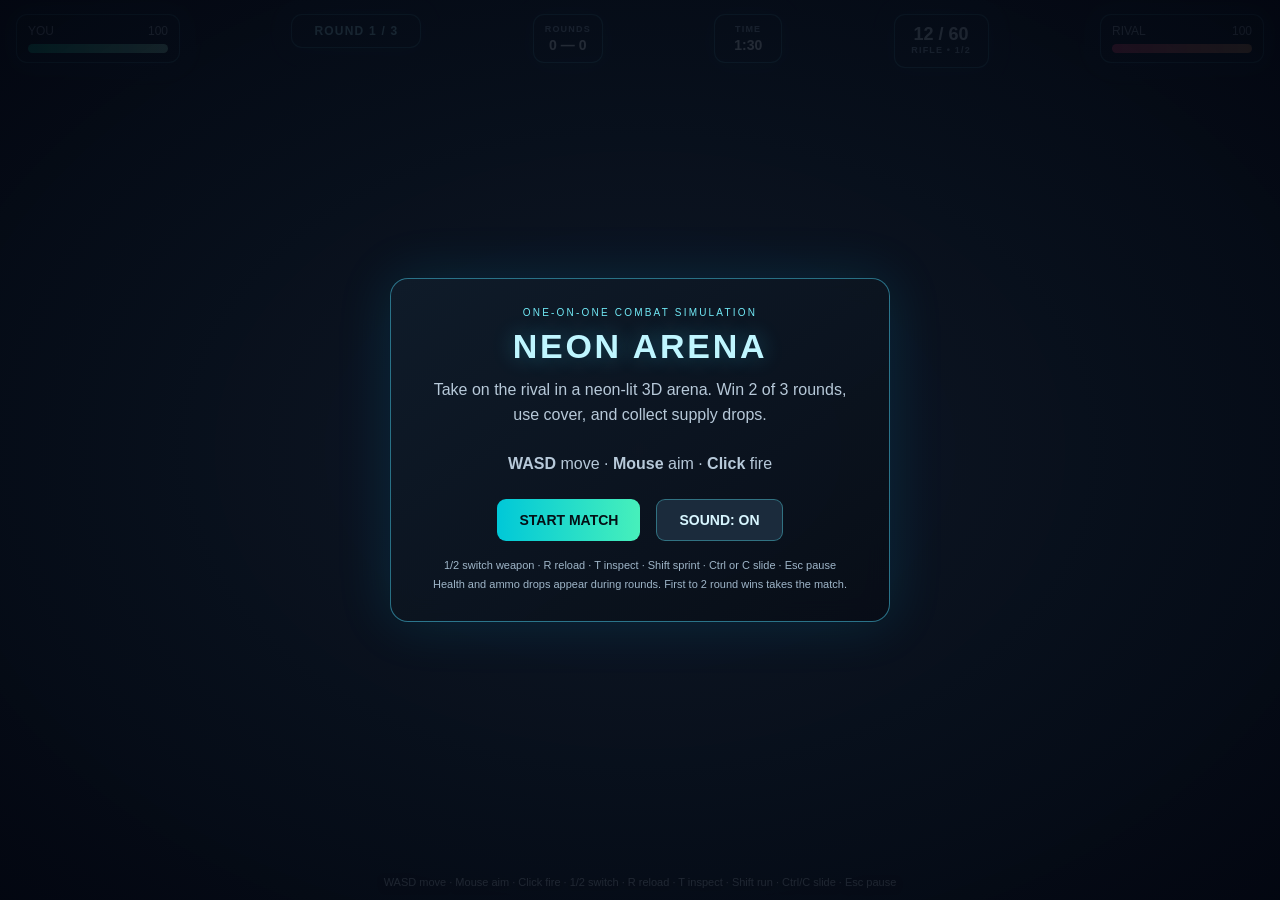
<file: index.html>
<!DOCTYPE html>
<html lang="en">
<head>
<meta charset="UTF-8"><meta name="viewport" content="width=device-width,initial-scale=1"><title>Neon Arena — 1v1</title>
<style>
:root{color-scheme:dark;font-family:Arial,Helvetica,sans-serif}*{box-sizing:border-box}html,body{width:100%;height:100%;margin:0;overflow:hidden;background:#070a13;color:#eff7ff}canvas{display:block}#hud{position:fixed;inset:14px 16px auto;display:flex;justify-content:space-between;align-items:flex-start;gap:7px;pointer-events:none;z-index:2}.panel{padding:9px 11px;border:1px solid #65eaff66;border-radius:11px;background:#08111bd9;box-shadow:0 0 24px #00c8ff20;backdrop-filter:blur(8px)}.health{min-width:150px}.label{display:flex;justify-content:space-between;font-size:12px;color:#c1d5e5;margin-bottom:6px}.bar{width:140px;height:9px;background:#182535;border-radius:9px;overflow:hidden}.fill{height:100%;width:100%;transition:width .15s;background:linear-gradient(90deg,#00d9a6,#a4ffdc)}#enemyFill{background:linear-gradient(90deg,#ff3f77,#ffae68)}#matchInfo{text-align:center;color:#a7efff;font-weight:bold;letter-spacing:.1em;font-size:12px;min-width:130px}#ammoBox{text-align:center;color:#e3f6ff;font-size:18px;font-weight:bold;min-width:95px}#ammoBox small,#scoreBox small,#timerBox small{display:block;color:#9bb2c6;font-size:9px;letter-spacing:.13em;margin-bottom:3px}#scoreBox,#timerBox{text-align:center;min-width:68px;color:#f5fbff;font-weight:bold;font-size:14px}#timerBox.urgent{color:#ff6277;animation:pulse .5s infinite alternate}@keyframes pulse{to{opacity:.55}}#help{position:fixed;bottom:12px;left:50%;transform:translateX(-50%);color:#e1edf7;font-size:11px;text-shadow:0 2px 6px #000;pointer-events:none;z-index:2;white-space:nowrap}#crosshair{--gap:5px;position:fixed;left:50%;top:50%;width:1px;height:1px;transform:translate(-50%,-50%);pointer-events:none;z-index:3;transition:filter .08s}#crosshair .line{position:absolute;background:#e8fdff;box-shadow:0 0 6px #00d9ff;border-radius:2px;transition:transform .09s,width .09s,height .09s}#crosshair .top,#crosshair .bottom{height:7px;width:2px;left:-1px}#crosshair .top{transform:translateY(calc(-1 * var(--gap) - 7px))}#crosshair .bottom{transform:translateY(var(--gap))}#crosshair .left,#crosshair .right{height:2px;width:7px;top:-1px}#crosshair .left{transform:translateX(calc(-1 * var(--gap) - 7px))}#crosshair .right{transform:translateX(var(--gap))}#crosshair .dot{width:2px;height:2px;left:-1px;top:-1px;background:#fff}#crosshair.hit{filter:drop-shadow(0 0 5px #7dffb2)}#crosshair.hit .line{background:#9dffbd;box-shadow:0 0 9px #57ff99}#hitmarker{position:fixed;left:50%;top:50%;width:27px;height:27px;transform:translate(-50%,-50%) scale(.6);opacity:0;pointer-events:none;z-index:4;transition:opacity .08s,transform .08s}#hitmarker i{position:absolute;left:12px;top:2px;width:2px;height:9px;background:#f3fff7;box-shadow:0 0 5px #5effa1;transform-origin:50% 12px}#hitmarker.show{opacity:1;transform:translate(-50%,-50%) scale(1)}#hitmarker.critical i{background:#ffe27a;box-shadow:0 0 8px #ff9a3d}#overlay{position:fixed;inset:0;display:grid;place-items:center;z-index:5;background:radial-gradient(ellipse at center,#101d2dcc,#030711ed)}#card{width:min(500px,calc(100vw - 28px));max-height:92vh;overflow:auto;padding:28px;text-align:center;border:1px solid #4ddfff77;border-radius:18px;background:linear-gradient(145deg,#101c2aee,#080d17f2);box-shadow:0 0 55px #05c9ff20;backdrop-filter:blur(12px)}h1{margin:0 0 8px;font-size:34px;letter-spacing:.08em;color:#bff6ff;text-shadow:0 0 22px #36dcff55}.menuTitle{font-size:10px;color:#70e8f5;letter-spacing:.22em;margin-bottom:9px}#message{color:#b7c9d9;line-height:1.55;margin:12px 0 22px}button{border:0;border-radius:9px;padding:12px 22px;background:linear-gradient(90deg,#00c8d8,#47f0bb);color:#041016;font-size:14px;font-weight:800;cursor:pointer}button:hover{filter:brightness(1.14)}.secondary{background:#1b2b3c;color:#d8f6ff;border:1px solid #53dcec66;margin-left:8px}.hidden{display:none!important}.settings{margin-top:15px;color:#9fb6c9;font-size:11px;line-height:1.7}.scoreline{font-size:23px;color:#bcf7ff;font-weight:bold;margin:10px 0}.statsGrid{display:grid;grid-template-columns:1fr 1fr;gap:8px;margin:17px 0}.stat{padding:10px;border:1px solid #54d9ea44;border-radius:9px;background:#0b1722}.stat b{display:block;color:#7ceeff;font-size:18px}.stat span{font-size:9px;letter-spacing:.12em;color:#a9bdcc}.menuActions{display:flex;justify-content:center;flex-wrap:wrap;gap:8px}@media(max-width:720px){#hud{inset:5px 4px auto;gap:3px}.panel{padding:6px}.health{min-width:0}.bar{width:clamp(42px,13vw,90px)}#matchInfo{min-width:65px;font-size:9px}#ammoBox{min-width:58px;font-size:14px}#scoreBox,#timerBox{min-width:47px;font-size:12px}#help{font-size:9px;white-space:normal;text-align:center;width:98%;bottom:5px}}
</style>
</head>
<body>
<div id="hud"><div class="panel health"><div class="label"><span>YOU</span><span id="playerText">100</span></div><div class="bar"><div id="playerFill" class="fill"></div></div></div><div class="panel" id="matchInfo">ROUND 1 / 3</div><div class="panel" id="scoreBox"><small>ROUNDS</small><span id="scoreText">0 — 0</span></div><div class="panel" id="timerBox"><small>TIME</small><span id="timerText">1:30</span></div><div class="panel" id="ammoBox"><span id="ammoText">12 / 60</span><small id="weaponState">RIFLE • 1/2</small></div><div class="panel health"><div class="label"><span>RIVAL</span><span id="enemyText">100</span></div><div class="bar"><div id="enemyFill" class="fill"></div></div></div></div>
<div id="crosshair"><i class="line top"></i><i class="line bottom"></i><i class="line left"></i><i class="line right"></i><i class="line dot"></i></div><div id="hitmarker"><i></i><i></i><i></i><i></i></div><div id="help">WASD move · Mouse aim · Click fire · 1/2 switch · R reload · T inspect · Shift run · Ctrl/C slide · Esc pause</div>
<div id="overlay"><div id="card"><div class="menuTitle">ONE-ON-ONE COMBAT SIMULATION</div><h1>NEON ARENA</h1><div id="message">Take on the rival in a neon-lit 3D arena. Win 2 of 3 rounds, use cover, and collect supply drops.<br><br><b>WASD</b> move · <b>Mouse</b> aim · <b>Click</b> fire</div><div class="menuActions"><button id="start">START MATCH</button><button id="soundToggle" class="secondary">SOUND: ON</button></div><div class="settings">1/2 switch weapon · R reload · T inspect · Shift sprint · Ctrl or C slide · Esc pause<br>Health and ammo drops appear during rounds. First to 2 round wins takes the match.</div></div></div>
<script type="module">
import * as THREE from 'https://cdn.jsdelivr.net/npm/three@0.160.0/build/three.module.js';
const scene=new THREE.Scene();scene.background=new THREE.Color(0x080d18);scene.fog=new THREE.Fog(0x080d18,24,58);const camera=new THREE.PerspectiveCamera(76,innerWidth/innerHeight,.1,100);camera.rotation.order='YXZ';
const renderer=new THREE.WebGLRenderer({antialias:true,powerPreference:'high-performance'});renderer.setPixelRatio(Math.min(devicePixelRatio,2));renderer.setSize(innerWidth,innerHeight);renderer.shadowMap.enabled=true;renderer.shadowMap.type=THREE.PCFSoftShadowMap;renderer.toneMapping=THREE.ACESFilmicToneMapping;renderer.toneMappingExposure=1.22;renderer.outputColorSpace=THREE.SRGBColorSpace;document.body.prepend(renderer.domElement);
scene.add(new THREE.HemisphereLight(0xb9e8ff,0x151323,2.1));const sun=new THREE.DirectionalLight(0xd8f2ff,3.2);sun.position.set(-7,15,9);sun.castShadow=true;sun.shadow.mapSize.set(1024,1024);sun.shadow.camera.left=-20;sun.shadow.camera.right=20;sun.shadow.camera.top=20;sun.shadow.camera.bottom=-20;scene.add(sun);function glow(c,i,x,y,z,d=26){const l=new THREE.PointLight(c,i,d);l.position.set(x,y,z);scene.add(l);return l}glow(0x00d9ff,32,-10,4,0);glow(0xff286f,32,10,4,0);glow(0x467aff,12,0,5,-12);
const floorMat=new THREE.MeshStandardMaterial({color:0x182637,roughness:.48,metalness:.32});floorMat.onBeforeCompile=s=>{s.fragmentShader=s.fragmentShader.replace('#include <color_fragment>','#include <color_fragment>\n float scanLine=0.985+0.015*sin(gl_FragCoord.y*0.72);\n diffuseColor.rgb*=scanLine;')};const floor=new THREE.Mesh(new THREE.PlaneGeometry(34,34),floorMat);floor.rotation.x=-Math.PI/2;floor.receiveShadow=true;scene.add(floor);const grid=new THREE.GridHelper(34,34,0x25bdda,0x26374a);grid.position.y=.012;scene.add(grid);
const wallMat=new THREE.MeshStandardMaterial({color:0x26384b,metalness:.62,roughness:.3}),cyan=new THREE.MeshStandardMaterial({color:0x27e4ff,emissive:0x0799b5,emissiveIntensity:2.4}),pink=new THREE.MeshStandardMaterial({color:0xff397a,emissive:0x9a123d,emissiveIntensity:2});function box(x,y,z,sx,sy,sz,mat,cast=true){const m=new THREE.Mesh(new THREE.BoxGeometry(sx,sy,sz),mat);m.position.set(x,y,z);m.castShadow=cast;m.receiveShadow=true;scene.add(m);return m}box(0,2,-17,34,4,1,wallMat);box(0,2,17,34,4,1,wallMat);box(-17,2,0,1,4,34,wallMat);box(17,2,0,1,4,34,wallMat);box(0,4.05,-16.45,33,.08,.08,cyan,false);box(0,4.05,16.45,33,.08,.08,pink,false);box(-16.45,4.05,0,.08,.08,33,cyan,false);box(16.45,4.05,0,.08,.08,33,pink,false);
const cover=[];[[-6,-4,3.2,1.8,2.2],[6,4,3.2,1.8,2.2],[-6,5,2,2.5,1.5],[6,-5,2,2.5,1.5],[0,0,2.2,1.8,2.2]].forEach(([x,z,sx,sy,sz],i)=>{cover.push({x,z,sx,sz});box(x,sy/2,z,sx,sy,sz,i%2?pink:wallMat)});const ring=new THREE.Mesh(new THREE.TorusGeometry(5.5,.045,8,100),cyan);ring.rotation.x=Math.PI/2;ring.position.y=.04;scene.add(ring);const center=new THREE.Mesh(new THREE.CylinderGeometry(.13,.13,.06,24),pink);center.position.y=.04;scene.add(center);
const weapons=[{id:'rifle',name:'RIFLE',magSize:12,ammo:12,reserve:60,damage:34,rate:230,reloadTime:.8,group:new THREE.Group()},{id:'pistol',name:'PISTOL',magSize:8,ammo:8,reserve:32,damage:25,rate:340,reloadTime:.67,group:new THREE.Group()}],gunMetal=new THREE.MeshStandardMaterial({color:0x273342,metalness:.88,roughness:.24}),polymer=new THREE.MeshStandardMaterial({color:0x111923,metalness:.28,roughness:.48}),gunGlow=new THREE.MeshStandardMaterial({color:0x63f5ff,emissive:0x13b9d1,emissiveIntensity:1.8};
function weaponPart(g,geo,mat,pos,rot){const m=new THREE.Mesh(geo,mat);m.position.set(...pos);if(rot)m.rotation.set(...rot);m.castShadow=true;g.add(m);return m}function makeWeapon(w){const g=w.group,p=w.id==='pistol';camera.add(g);weaponPart(g,new THREE.BoxGeometry(p?.19:.22,p?.16:.19,p?.35:.53),gunMetal,[.32,-.27,-.58]);weaponPart(g,new THREE.BoxGeometry(p?.12:.17,p?.1:.13,p?.18:.3),polymer,[.32,-.29,-.29]);weaponPart(g,new THREE.CylinderGeometry(p?.035:.045,p?.045:.055,p?.35:.52,12),gunMetal,[.32,-.23,p?-.8:-1.02],[Math.PI/2,0,0]);weaponPart(g,new THREE.BoxGeometry(.1,.22,.14),polymer,[.32,-.43,-.48],[.2,0,0]);weaponPart(g,new THREE.BoxGeometry(.075,.045,p?.12:.2),gunGlow,[.32,-.15,-.67]);w.mag=weaponPart(g,new THREE.BoxGeometry(p?.11:.13,p?.2:.27,.13),polymer,[.32,-.47,-.65],[.14,0,0]);w.bolt=weaponPart(g,new THREE.BoxGeometry(.12,.045,.2),gunMetal,[.32,-.15,-.49]);w.flash=new THREE.Mesh(new THREE.ConeGeometry(p?.12:.15,p?.46:.55,10),new THREE.MeshBasicMaterial({color:0xffedaa,transparent:true,opacity:.95,side:THREE.DoubleSide,depthWrite:false}));w.flash.rotation.x=-Math.PI/2;w.flash.position.set(.32,-.23,p?-.99:-1.55);w.flash.visible=false;g.add(w.flash);w.light=new THREE.PointLight(0xffb94d,0,5);w.light.position.copy(w.flash.position);g.add(w.light);g.visible=false}weapons.forEach(makeWeapon);let activeWeapon=0;weapons[0].group.visible=true;function currentWeapon(){return weapons[activeWeapon]}
const rival=new THREE.Group(),bodyRig=new THREE.Group();rival.add(bodyRig);const suit=new THREE.MeshStandardMaterial({color:0x44566b,roughness:.72}),armor=new THREE.MeshStandardMaterial({color:0x29374a,metalness:.35,roughness:.4}),skin=new THREE.MeshStandardMaterial({color:0xb9856d,roughness:.86}),gearPink=new THREE.MeshStandardMaterial({color:0xc52c5e,emissive:0x310817,emissiveIntensity:.3,roughness:.42});function humanMesh(parent,geo,mat,pos){const m=new THREE.Mesh(geo,mat);m.position.set(...pos);m.castShadow=true;m.receiveShadow=true;parent.add(m);return m}const torso=humanMesh(bodyRig,new THREE.CapsuleGeometry(.34,.62,5,10),suit,[0,1.12,0]);humanMesh(bodyRig,new THREE.BoxGeometry(.52,.44,.28),armor,[0,1.2,-.08]);humanMesh(bodyRig,new THREE.SphereGeometry(.235,20,16),skin,[0,1.82,0]);humanMesh(bodyRig,new THREE.SphereGeometry(.26,16,12),armor,[0,1.97,.015]);humanMesh(bodyRig,new THREE.BoxGeometry(.25,.07,.045),pink,[0,1.81,-.225]);humanMesh(bodyRig,new THREE.BoxGeometry(.54,.18,.31),gearPink,[0,1.55,.08]);const leftArm=new THREE.Group(),rightArm=new THREE.Group();leftArm.position.set(-.42,1.43,0);rightArm.position.set(.42,1.43,0);bodyRig.add(leftArm,rightArm);for(const a of [leftArm,rightArm]){humanMesh(a,new THREE.CapsuleGeometry(.115,.43,4,8),suit,[0,-.25,-.08]);humanMesh(a,new THREE.SphereGeometry(.12,12,10),skin,[0,-.52,-.13])}const leftLeg=new THREE.Group(),rightLeg=new THREE.Group();leftLeg.position.set(-.18,.73,0);rightLeg.position.set(.18,.73,0);bodyRig.add(leftLeg,rightLeg);for(const l of [leftLeg,rightLeg]){humanMesh(l,new THREE.CapsuleGeometry(.14,.46,4,8),suit,[0,-.25,0]);humanMesh(l,new THREE.BoxGeometry(.25,.14,.4),polymer,[0,-.52,-.07])}scene.add(rival);
const pickups=[],pickupMats={health:new THREE.MeshStandardMaterial({color:0x38ff9c,emissive:0x08a75b,emissiveIntensity:1.6}),ammo:new THREE.MeshStandardMaterial({color:0xffcf55,emissive:0x9b5a06,emissiveIntensity:1.3})};function spawnPickup(type,x,z){const g=new THREE.Group(),crate=new THREE.Mesh(new THREE.BoxGeometry(.62,.48,.62),new THREE.MeshStandardMaterial({color:type==='health'?0x1e7553:0x816020,metalness:.3,roughness:.45}));crate.castShadow=true;g.add(crate);g.add(new THREE.Mesh(new THREE.BoxGeometry(.12,.38,.04),pickupMats[type]));g.add(new THREE.Mesh(new THREE.BoxGeometry(.38,.12,.04),pickupMats[type]));const h=new THREE.Mesh(new THREE.TorusGeometry(.48,.025,6,24),pickupMats[type]);h.rotation.x=Math.PI/2;g.add(h);g.position.set(x,.65,z);scene.add(g);pickups.push({type,x,z,group:g,phase:Math.random()*6})}function clearPickups(){pickups.forEach(p=>scene.remove(p.group));pickups.length=0}function spawnSupplies(){const a=[[-11,-10],[11,-10],[-11,10],[11,10],[-10,0],[10,0],[0,-12],[0,12]].filter(([x,z])=>!collides(x,z,.8));for(let i=0;i<2&&a.length;i++){const j=Math.floor(Math.random()*a.length),[x,z]=a.splice(j,1)[0];spawnPickup(Math.random()<.52?'health':'ammo',x,z)}}
let soundOn=true,audioCtx=null;function audio(){if(!soundOn)return null;if(!audioCtx)audioCtx=new(window.AudioContext||window.webkitAudioContext)();if(audioCtx.state==='suspended')audioCtx.resume();return audioCtx}function tone(f,d,w='sine',v=.06,slide=0){const c=audio();if(!c)return;const o=c.createOscillator(),g=c.createGain();o.type=w;o.frequency.setValueAtTime(f,c.currentTime);if(slide)o.frequency.exponentialRampToValueAtTime(Math.max(20,f+slide),c.currentTime+d);g.gain.setValueAtTime(v,c.currentTime);g.gain.exponentialRampToValueAtTime(.001,c.currentTime+d);o.connect(g);g.connect(c.destination);o.start();o.stop(c.currentTime+d)}function noise(d=.12,v=.07){const c=audio();if(!c)return;const n=Math.floor(c.sampleRate*d),b=c.createBuffer(1,n,c.sampleRate),a=b.getChannelData(0);for(let i=0;i<n;i++)a[i]=(Math.random()*2-1)*(1-i/n);const s=c.createBufferSource(),g=c.createGain();s.buffer=b;g.gain.value=v;s.connect(g);g.connect(c.destination);s.start()}function sfx(n){if(!soundOn)return;if(n==='shot'){noise(.12,.13);tone(105,.09,'triangle',.08,-55)}else if(n==='reload'){tone(480,.06,'square',.025,-160);setTimeout(()=>tone(320,.09,'square',.035,110),290);setTimeout(()=>tone(640,.07,'square',.025,-80),620)}else if(n==='hit')tone(210,.12,'sawtooth',.05,-100);else if(n==='pickup'){tone(520,.09,'sine',.055,180);setTimeout(()=>tone(780,.13,'sine',.045,120),90)}else if(n==='empty')tone(160,.05,'square',.035,-50);else if(n==='enemy'){noise(.08,.07);tone(95,.1,'triangle',.035,-35)}else if(n==='boom'){noise(.3,.18);tone(65,.3,'sawtooth',.12,-45)}
const player={health:100,x:0,z:10,yaw:0,pitch:0,speed:6.4,slideTime:0,slideCooldown:0};const ai={health:100,x:0,z:-10,fireTimer:1.2,strafe:1,strafeTimer:0,decision:0,waypoint:null,stagger:0,aim:0,dead:false,deathTime:0};const keys={};let playing=false,ended=false,reloading=false,reloadStart=0,inspecting=false,inspectStart=0,lastShot=0,hitFlash=0,round=1,playerRounds=0,enemyRounds=0,kills=0,roundTime=90,matchFinished=false,nextSupply=0,shotsFired=0,shotsHit=0,totalPlaySeconds=0,cameraRecoil=0,cameraShake=0,shakeTime=0,roundEnding=false;const effects=[],raycaster=new THREE.Raycaster(),clock=new THREE.Clock();
const playerFill=document.getElementById('playerFill'),enemyFill=document.getElementById('enemyFill'),overlay=document.getElementById('overlay'),message=document.getElementById('message'),startButton=document.getElementById('start'),weaponState=document.getElementById('weaponState'),crosshair=document.getElementById('crosshair'),hitmarker=document.getElementById('hitmarker');
function updateHud(){playerFill.style.width=Math.max(0,player.health)+'%';enemyFill.style.width=Math.max(0,ai.health)+'%';document.getElementById('playerText').textContent=Math.max(0,Math.ceil(player.health));document.getElementById('enemyText').textContent=Math.max(0,Math.ceil(ai.health));const w=currentWeapon();document.getElementById('ammoText').textContent=`${w.ammo} / ${w.reserve}`;weaponState.textContent=`${reloading?'RELOADING':inspecting?'INSPECTING':player.slideTime>0?'SLIDING':keys.shift?'SPRINTING':w.name} • ${activeWeapon+1}/2`;document.getElementById('matchInfo').textContent=`ROUND ${round} / 3`;document.getElementById('scoreText').textContent=`${playerRounds} — ${enemyRounds}`;const s=Math.ceil(roundTime);document.getElementById('timerText').textContent=`${Math.floor(s/60)}:${String(s%60).padStart(2,'0')}`;document.getElementById('timerBox').classList.toggle('urgent',roundTime<15)}
function menu(title,html,button){document.querySelector('.menuTitle').textContent=title;message.innerHTML=html;startButton.textContent=button;overlay.classList.remove('hidden')}
function startMatch(){playerRounds=enemyRounds=kills=shotsFired=shotsHit=0;totalPlaySeconds=0;round=1;matchFinished=false;beginRound()}
function beginRound(){clearPickups();player.health=100;ai.health=100;player.x=0;player.z=10;player.yaw=player.pitch=0;player.slideTime=player.slideCooldown=0;for(const w of weapons){w.ammo=w.magSize;w.reserve=w.id==='rifle'?60:32}activeWeapon=0;weapons.forEach((w,i)=>{w.group.visible=i===0;w.group.position.set(0,0,0);w.group.rotation.set(0,0,0)});reloading=inspecting=false;ai.x=0;ai.z=-10;ai.fireTimer=1.3;ai.strafeTimer=0;ai.decision=0;ai.waypoint=null;ai.stagger=0;ai.aim=0;ai.dead=false;ai.deathTime=0;bodyRig.rotation.set(0,0,0);rival.rotation.set(0,0,0);rival.position.set(ai.x,0,ai.z);roundTime=90;roundEnding=false;camera.position.set(0,1.65,10);camera.rotation.set(0,0,0);cameraRecoil=cameraShake=0;spawnSupplies();nextSupply=performance.now()+14000;updateHud();ended=false;playing=true;overlay.classList.add('hidden');renderer.domElement.requestPointerLock?.()}
function finalStats(){const accuracy=shotsFired?Math.round(shotsHit/shotsFired*100):0,mins=Math.floor(totalPlaySeconds/60),secs=Math.floor(totalPlaySeconds%60);return `<div class="statsGrid"><div class="stat"><b>${playerRounds} — ${enemyRounds}</b><span>ROUND SCORE</span></div><div class="stat"><b>${kills}</b><span>ELIMINATIONS</span></div><div class="stat"><b>${accuracy}%</b><span>ACCURACY · ${shotsHit}/${shotsFired} HITS</span></div><div class="stat"><b>${mins}:${String(secs).padStart(2,'0')}</b><span>MATCH TIME</span></div></div>`}
function endRound(winner,reason){if(ended||roundEnding)return;roundEnding=true;playing=false;document.exitPointerLock?.();if(winner==='player'){playerRounds++;if(reason==='elimination')kills++}else if(winner==='enemy')enemyRounds++;const done=playerRounds>=2||enemyRounds>=2||round>=3;matchFinished=done;const result=playerRounds>enemyRounds?'MATCH VICTORY!':enemyRounds>playerRounds?'MATCH DEFEAT':'MATCH DRAW';const explanation=reason==='time'?'Time expired. Round decided by remaining health.':reason==='elimination'?(winner==='player'?'You eliminated the rival.':'The rival eliminated you.'):'Round complete.';document.querySelector('.menuTitle').textContent=done?'FINAL MATCH REPORT':'ROUND SCORE';message.innerHTML=`<div class="scoreline">${done?result:(winner==='player'?'ROUND WON':'ROUND LOST')}</div>${explanation}${done?finalStats():`<br><br>Rounds: <b>${playerRounds} — ${enemyRounds}</b> · Eliminations: <b>${kills}</b>`}`;startButton.textContent=done?'PLAY AGAIN':'NEXT ROUND';overlay.classList.remove('hidden');ended=true;roundEnding=false;updateHud()}
startButton.addEventListener('click',()=>{audio();if(matchFinished){startMatch();return}if(ended){round++;beginRound();return}if(!playing){if(document.querySelector('.menuTitle').textContent==='ONE-ON-ONE COMBAT SIMULATION')startMatch();else beginRound()}});document.getElementById('soundToggle').addEventListener('click',e=>{soundOn=!soundOn;e.currentTarget.textContent=`SOUND: ${soundOn?'ON':'OFF'}`;if(soundOn)audio()});document.addEventListener('pointerlockchange',()=>{if(playing&&document.pointerLockElement!==renderer.domElement){playing=false;menu('PAUSED','The duel is paused. Resume when you are ready.','RESUME')}});
document.addEventListener('mousemove',e=>{if(!playing)return;player.yaw-=e.movementX*.0022;player.pitch-=e.movementY*.0022;player.pitch=THREE.MathUtils.clamp(player.pitch,-1.15,1.15);camera.rotation.set(player.pitch+cameraRecoil,player.yaw,0)});
function switchWeapon(i){if(!playing||i===activeWeapon||i<0||i>1)return;activeWeapon=i;weapons.forEach((w,n)=>{w.group.visible=n===i;w.group.position.set(0,0,0);w.group.rotation.set(0,0,0)});reloading=inspecting=false;updateHud();tone(360,.045,'square',.025,110)}function reload(){const w=currentWeapon();if(!playing||reloading||w.ammo===w.magSize||w.reserve<=0)return;reloading=true;reloadStart=performance.now();inspecting=false;sfx('reload');updateHud()}function inspect(){if(!playing||reloading)return;inspecting=true;inspectStart=performance.now();updateHud()}function slide(){if(playing&&keys.shift&&!player.slideCooldown){player.slideTime=.72;player.slideCooldown=1.5}}
document.addEventListener('keydown',e=>{const k=e.key.toLowerCase();keys[k]=true;if([' ','arrowup','arrowdown'].includes(k))e.preventDefault();if(k==='r')reload();if(k==='t')inspect();if(k==='1')switchWeapon(0);if(k==='2')switchWeapon(1);if(k==='control'||k==='c')slide();if(k==='escape'&&playing)document.exitPointerLock?.()});document.addEventListener('keyup',e=>keys[e.key.toLowerCase()]=false);document.addEventListener('mousedown',e=>{if(e.button===0&&playing)shoot()});
function collides(x,z,r=.38){if(Math.abs(x)>15.8||Math.abs(z)>15.8)return true;return cover.some(c=>Math.abs(x-c.x)<c.sx/2+r&&Math.abs(z-c.z)<c.sz/2+r)}function movePlayer(dt){let f=(keys.w||keys.arrowup?1:0)-(keys.s||keys.arrowdown?1:0),s=(keys.d||keys.arrowright?1:0)-(keys.a||keys.arrowleft?1:0);const len=Math.hypot(f,s)||1;f/=len;s/=len;const sliding=player.slideTime>0,running=keys.shift&&!sliding,speed=sliding?12.5:player.speed*(running?1.55:1);let dx=(-Math.sin(player.yaw)*f+Math.cos(player.yaw)*s)*speed*dt,dz=(-Math.cos(player.yaw)*f-Math.sin(player.yaw)*s)*speed*dt;if(sliding){dx+=-Math.sin(player.yaw)*speed*dt*.2;dz+=-Math.cos(player.yaw)*speed*dt*.2;player.slideTime=Math.max(0,player.slideTime-dt)}player.slideCooldown=Math.max(0,player.slideCooldown-dt);if(!collides(player.x+dx,player.z))player.x+=dx;if(!collides(player.x,player.z+dz))player.z+=dz;const bob=running?Math.sin(performance.now()*.018)*.045:Math.sin(performance.now()*.006)*.008;camera.position.set(player.x,sliding?1.05:1.65+bob,player.z)}
function explosion(x,y,z,color=0xffa34f){const g=new THREE.Group();g.position.set(x,y,z);scene.add(g);const core=new THREE.Mesh(new THREE.SphereGeometry(.18,10,8),new THREE.MeshBasicMaterial({color,transparent:true,opacity:.9}));g.add(core);const particles=[];for(let i=0;i<18;i++){const m=new THREE.Mesh(new THREE.SphereGeometry(.035+Math.random()*.045,6,5),new THREE.MeshBasicMaterial({color:i%3===0?0xffef9c:color,transparent:true}));g.add(m);particles.push({mesh:m,v:new THREE.Vector3((Math.random()-.5)*5,Math.random()*4,(Math.random()-.5)*5)})}effects.push({group:g,core,particles,life:.65,max:.65})}
function showHitmarker(critical){hitmarker.classList.toggle('critical',critical);hitmarker.classList.remove('show');void hitmarker.offsetWidth;hitmarker.classList.add('show');setTimeout(()=>hitmarker.classList.remove('show'),190);crosshair.classList.add('hit');setTimeout(()=>crosshair.classList.remove('hit'),150)}
function shoot(){if(!playing||reloading||inspecting||ai.dead)return;const w=currentWeapon();if(w.ammo<=0){sfx('empty');reload();return}const now=performance.now();if(now-lastShot<w.rate)return;lastShot=now;w.ammo--;shotsFired++;sfx('shot');w.flash.visible=true;w.light.intensity=10;w.group.position.z=.2;w.group.rotation.x=-.19;w.bolt.position.z=-.41;cameraRecoil=Math.min(cameraRecoil+.045,.12);cameraShake=Math.min(cameraShake+.085,.22);shakeTime=.16;setTimeout(()=>{w.flash.visible=false;w.light.intensity=0},65);setTimeout(()=>w.bolt.position.z=-.49,65);updateHud();raycaster.setFromCamera(new THREE.Vector2(0,0),camera);const hit=raycaster.intersectObjects(bodyRig.children,true)[0];if(hit&&hit.distance<35&&ai.health>0){const critical=hit.point.y>1.62;ai.health-=critical?Math.round(w.damage*1.4):w.damage;ai.stagger=.2;shotsHit++;explosion(hit.point.x,hit.point.y,hit.point.z,critical?0xffdd66:0xff6582);showHitmarker(critical);sfx('hit');updateHud();if(ai.health<=0){ai.health=0;ai.dead=true;ai.deathTime=0;ai.fireTimer=99;explosion(ai.x,1,ai.z,0xff884e);sfx('boom')}}}
function updateWeapon(dt,now){const w=currentWeapon(),g=w.group;if(reloading){const t=(now-reloadStart)/1000,p=Math.min(1,t/w.reloadTime);g.rotation.x=-Math.sin(p*Math.PI)*.8;g.position.y=-Math.sin(p*Math.PI)*.18;w.mag.position.y=-.47-(t>.18&&t<w.reloadTime*.72?.22:0);if(t>=w.reloadTime){const n=Math.min(w.magSize-w.ammo,w.reserve);w.ammo+=n;w.reserve-=n;reloading=false;g.rotation.x=0;g.position.y=0;w.mag.position.y=-.47;updateHud()}}else if(inspecting){const t=(now-inspectStart)/1000;if(t>1.55){inspecting=false;g.rotation.set(0,0,0);g.position.set(0,0,0);updateHud()}else{const a=Math.sin(Math.min(1,t/.25)*Math.PI/2);g.rotation.y=a*.75;g.rotation.x=-a*.22;g.position.y=-a*.1}}else{g.position.z+=(0-g.position.z)*Math.min(1,dt*14);g.rotation.x+=(0-g.rotation.x)*Math.min(1,dt*14);g.position.x+=(Math.sin(now*(keys.shift?.018:.006))*(keys.shift?.018:.004)-g.position.x)*Math.min(1,dt*9);g.position.y+=((player.slideTime>0?-.12:0)-g.position.y)*Math.min(1,dt*10);if(player.slideTime>0)g.rotation.z=.2;else g.rotation.z*=Math.max(0,1-dt*8)}}
function hasLineOfSight(x1,z1,x2,z2){const dx=x2-x1,dz=z2-z1,dist=Math.hypot(dx,dz),steps=Math.ceil(dist*3);for(let i=1;i<steps;i++){const t=i/steps;if(cover.some(c=>Math.abs(x1+dx*t-c.x)<c.sx/2&&Math.abs(z1+dz*t-c.z)<c.sz/2))return false}return true}function waypoint(){const a=[[-11,-10],[11,-10],[-11,10],[11,10],[-9,0],[9,0],[0,-12],[0,12]].filter(([x,z])=>!collides(x,z,.7));const b=a.filter(([x,z])=>Math.hypot(player.x-x,player.z-z)>7),l=b.length?b:a;ai.waypoint=l[Math.floor(Math.random()*l.length)]||[0,-10];ai.decision=1.7+Math.random()*2.2}
function updateRival(dt){if(ai.dead){ai.deathTime+=dt;bodyRig.rotation.z=Math.min(1.5,ai.deathTime*2.2);rival.position.y=-Math.min(.7,ai.deathTime*.6);if(ai.deathTime>1.15)endRound('player','elimination');return}if(ai.health<=0||player.health<=0)return;const dx=player.x-ai.x,dz=player.z-ai.z,dist=Math.hypot(dx,dz)||1;ai.decision-=dt;ai.strafeTimer-=dt;ai.stagger=Math.max(0,ai.stagger-dt);if(ai.decision<=0||!ai.waypoint||Math.hypot(ai.waypoint[0]-ai.x,ai.waypoint[1]-ai.z)<1.2)waypoint();if(ai.strafeTimer<=0){ai.strafeTimer=.65+Math.random()*1.1;ai.strafe=Math.random()<.5?-1:1}let vx=0,vz=0;if(dist>9){vx+=dx/dist;vz+=dz/dist}else if(dist<5.4){vx-=dx/dist;vz-=dz/dist}else{vx+=(dz/dist)*ai.strafe*.85;vz+=(-dx/dist)*ai.strafe*.85}if(dist>6){const wx=ai.waypoint[0]-ai.x,wz=ai.waypoint[1]-ai.z,wl=Math.hypot(wx,wz)||1;vx+=wx/wl*.42;vz+=wz/wl*.42}vx+=(dz/dist)*ai.strafe*.28;vz+=(-dx/dist)*ai.strafe*.28;const vl=Math.hypot(vx,vz)||1,speed=ai.stagger>0?1.2:dist>13?3.5:2.8,nx=ai.x+vx/vl*speed*dt,nz=ai.z+vz/vl*speed*dt;if(!collides(nx,ai.z,.48))ai.x=nx;else waypoint();if(!collides(ai.x,nz,.48))ai.z=nz;else waypoint();rival.position.x=ai.x;rival.position.z=ai.z;rival.rotation.y=Math.atan2(-dx,-dz);const moving=Math.hypot(vx,vz)>.15,gait=performance.now()*.009*(speed/2.8);leftLeg.rotation.x=moving?Math.sin(gait)*.55:0;rightLeg.rotation.x=moving?-Math.sin(gait)*.55:0;leftArm.rotation.x=moving?-Math.sin(gait)*.25:-.35;rightArm.rotation.x=-.48+Math.sin(gait)*.04;bodyRig.rotation.z=moving?Math.sin(gait)*.025:0;const visible=hasLineOfSight(ai.x,ai.z,player.x,player.z);if(visible)ai.aim=Math.min(1,ai.aim+dt*(dist<9?1.35:.8));else ai.aim=Math.max(0,ai.aim-dt*1.8);ai.fireTimer-=dt;if(ai.fireTimer<=0){ai.fireTimer=.55+Math.random()*.48;if(visible&&dist<22&&ai.aim>.28){sfx('enemy');const movingPlayer=keys.w||keys.a||keys.s||keys.d||keys.shift,accuracy=THREE.MathUtils.clamp(.38+ai.aim*.48-dist*.012-(movingPlayer?.18:0),.12,.78);if(Math.random()<accuracy){player.health-=dist<7?11:8;hitFlash=.14;cameraShake=Math.min(cameraShake+.055,.16);shakeTime=.14;updateHud();if(player.health<=0)endRound('enemy','elimination')}}}}
function updatePickups(now,dt){if(now>nextSupply&&pickups.length<3){const a=[[-11,-10],[11,-10],[-10,0],[10,0],[0,-12],[0,12],[-11,10],[11,10]].filter(([x,z])=>!collides(x,z,.8)&&Math.hypot(player.x-x,player.z-z)>3);if(a.length){const [x,z]=a[Math.floor(Math.random()*a.length)];spawnPickup(Math.random()<.5?'health':'ammo',x,z)}nextSupply=now+12000+Math.random()*5000}for(let i=pickups.length-1;i>=0;i--){const p=pickups[i];p.group.rotation.y+=dt*1.25;p.group.position.y=.65+Math.sin(now*.003+p.phase)*.12;if(Math.hypot(player.x-p.x,player.z-p.z)<1.25){let got=false;if(p.type==='health'&&player.health<100){player.health=Math.min(100,player.health+35);got=true}else if(p.type==='ammo'&&currentWeapon().reserve<120){const w=currentWeapon();w.reserve=Math.min(120,w.reserve+24);got=true}if(got){sfx('pickup');scene.remove(p.group);pickups.splice(i,1);updateHud()}}}}
function updateEffects(dt){for(let i=effects.length-1;i>=0;i--){const e=effects[i];e.life-=dt;const t=1-e.life/e.max;e.core.scale.setScalar(1+t*5);e.core.material.opacity=Math.max(0,e.life/e.max);for(const p of e.particles){p.mesh.position.addScaledVector(p.v,dt);p.v.y-=5*dt;p.mesh.material.opacity=Math.max(0,e.life/e.max)}if(e.life<=0){scene.remove(e.group);e.group.traverse(o=>{if(o.material)o.material.dispose()});effects.splice(i,1)}}}
function animate(){requestAnimationFrame(animate);const dt=Math.min(clock.getDelta(),.04),now=performance.now();if(playing&&!ended){movePlayer(dt);updateRival(dt);if(playing&&!ai.dead){updatePickups(now,dt);roundTime=Math.max(0,roundTime-dt);totalPlaySeconds+=dt;if(roundTime<=0)endRound(player.health>=ai.health?'player':player.health===ai.health?'draw':'enemy','time')}updateWeapon(dt,now);if(hitFlash>0){hitFlash-=dt;document.body.style.filter=hitFlash>0?'brightness(1.16)':''}const moving=keys.w||keys.a||keys.s||keys.d;const spread=(moving?3:0)+(keys.shift?4:0)+(player.slideTime>0?2:0);crosshair.style.setProperty('--gap',(5+spread)+'px');if(cameraShake>0){shakeTime-=dt;const fade=Math.max(0,shakeTime/.16);camera.rotation.set(player.pitch+cameraRecoil+(Math.random()-.5)*cameraShake*fade,player.yaw+(Math.random()-.5)*cameraShake*fade,0);cameraShake=Math.max(0,cameraShake-dt*.9)}else camera.rotation.set(player.pitch+cameraRecoil,player.yaw,0);cameraRecoil=Math.max(0,cameraRecoil-dt*.24);updateHud()}else updateWeapon(dt,now);updateEffects(dt);renderer.render(scene,camera)}animate();
addEventListener('resize',()=>{camera.aspect=innerWidth/innerHeight;camera.updateProjectionMatrix();renderer.setSize(innerWidth,innerHeight)});
</script></body></html>
</file>
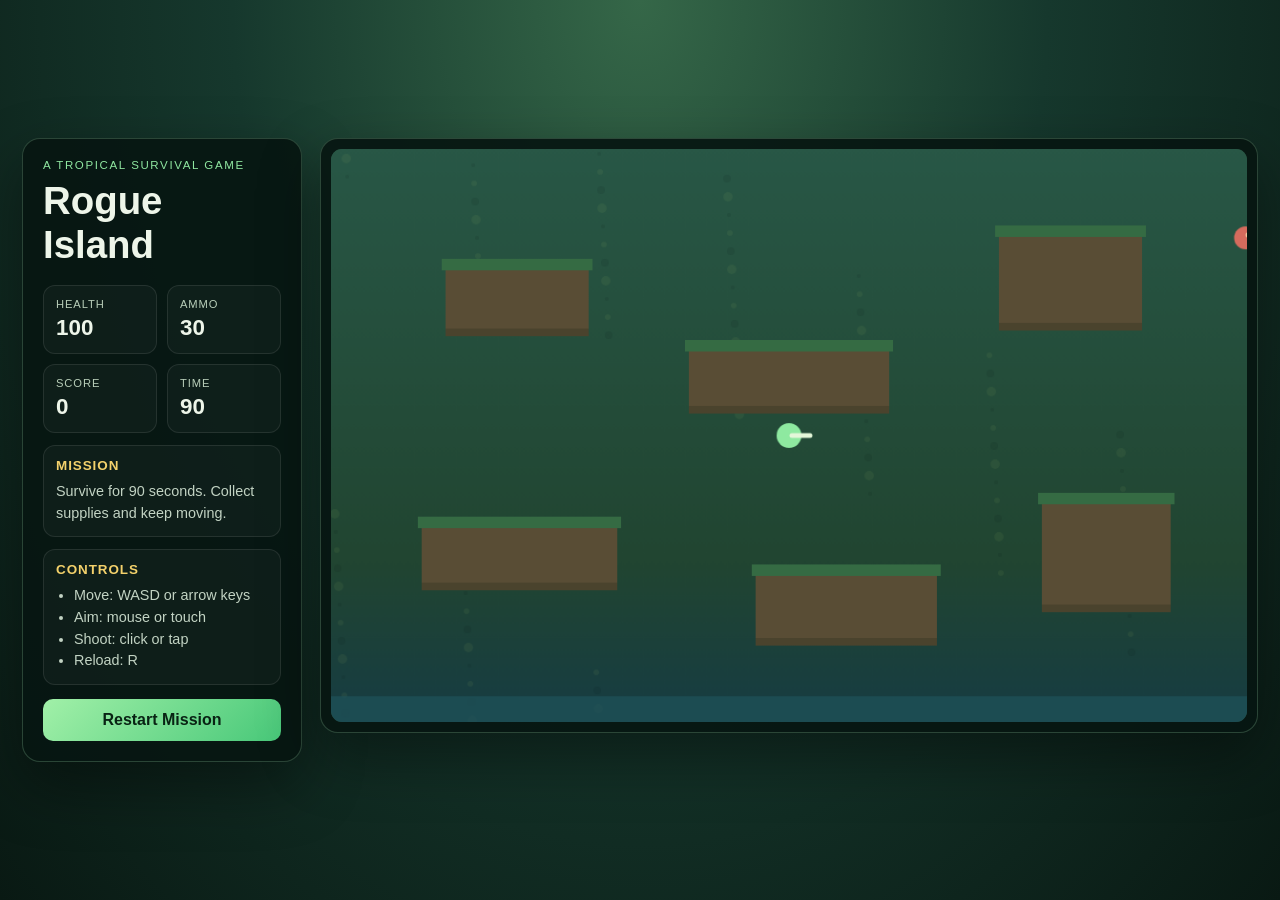
<file: src/static/index.html>
<!DOCTYPE html>
<html lang="en">
<head>
  <meta charset="UTF-8" />
  <meta name="viewport" content="width=device-width, initial-scale=1.0" />
  <title>Rogue Island — Jungle Survival</title>
  <link rel="stylesheet" href="styles.css" />
</head>
<body>
  <main class="game-shell">
    <aside class="hud">
      <p class="eyebrow">A tropical survival game</p>
      <h1>Rogue Island</h1>
      <div class="stats">
        <div><span>Health</span><strong id="health">100</strong></div>
        <div><span>Ammo</span><strong id="ammo">30</strong></div>
        <div><span>Score</span><strong id="score">0</strong></div>
        <div><span>Time</span><strong id="time">90</strong></div>
      </div>
      <section class="mission"><h2>Mission</h2><p id="message">Survive for 90 seconds. Collect supplies and keep moving.</p></section>
      <section class="controls"><h2>Controls</h2><ul><li>Move: WASD or arrow keys</li><li>Aim: mouse or touch</li><li>Shoot: click or tap</li><li>Reload: R</li></ul></section>
      <button id="restart" type="button">Restart Mission</button>
    </aside>
    <section class="arena" aria-label="Game area">
      <canvas id="game" width="960" height="600" aria-label="Rogue Island game. Move with WASD, aim and shoot with your mouse."></canvas>
    </section>
  </main>
  <script src="app.js"></script>
</body>
</html>
</file>
<file: src/static/styles.css>
* { box-sizing: border-box; }
:root { color-scheme: dark; font-family: "Segoe UI", Arial, sans-serif; color: #edf5e9; }
body { margin: 0; min-height: 100vh; display: grid; place-items: center; padding: 22px; background: radial-gradient(ellipse at 50% 0%, #356748, #16382d 45%, #091913); }
.game-shell { width: min(1280px, 100%); display: grid; grid-template-columns: 280px minmax(0, 1fr); gap: 18px; align-items: start; }
.hud, .arena { background: rgba(7, 22, 18, .92); border: 1px solid rgba(187, 255, 197, .2); border-radius: 18px; box-shadow: 0 24px 60px #0006; }
.hud { padding: 20px; }
.eyebrow { margin: 0; color: #8fe6a0; text-transform: uppercase; letter-spacing: .14em; font-size: .72rem; }
h1 { margin: 8px 0 18px; font-size: clamp(1.8rem, 3vw, 2.4rem); }
.stats { display: grid; grid-template-columns: 1fr 1fr; gap: 10px; }
.stats div, .mission, .controls { border: 1px solid #ffffff18; background: #ffffff08; border-radius: 12px; padding: 12px; }
.stats span { display: block; color: #b7cdb8; text-transform: uppercase; font-size: .7rem; letter-spacing: .08em; }
.stats strong { display: block; margin-top: 5px; font-size: 1.4rem; }
.mission, .controls { margin-top: 12px; }
h2 { margin: 0 0 8px; color: #f3d16b; font-size: .84rem; text-transform: uppercase; letter-spacing: .07em; }
.mission p, .controls li { color: #c2d3c3; line-height: 1.5; font-size: .9rem; }
.mission p { min-height: 2.7em; margin: 0; }
.controls ul { margin: 0; padding-left: 18px; }
button { width: 100%; margin-top: 14px; padding: 12px; border: 0; border-radius: 10px; background: linear-gradient(135deg, #a1f0a8, #48c879); color: #092314; font: inherit; font-weight: 750; cursor: pointer; }
button:hover { filter: brightness(1.08); }
.arena { padding: 10px; }
canvas { display: block; width: 100%; height: auto; aspect-ratio: 8 / 5; border-radius: 11px; background: #234b36; cursor: crosshair; touch-action: none; }
@media (max-width: 850px) { body { padding: 10px; } .game-shell { grid-template-columns: 1fr; } .arena { grid-row: 1; } .hud { grid-row: 2; } }
</file>
